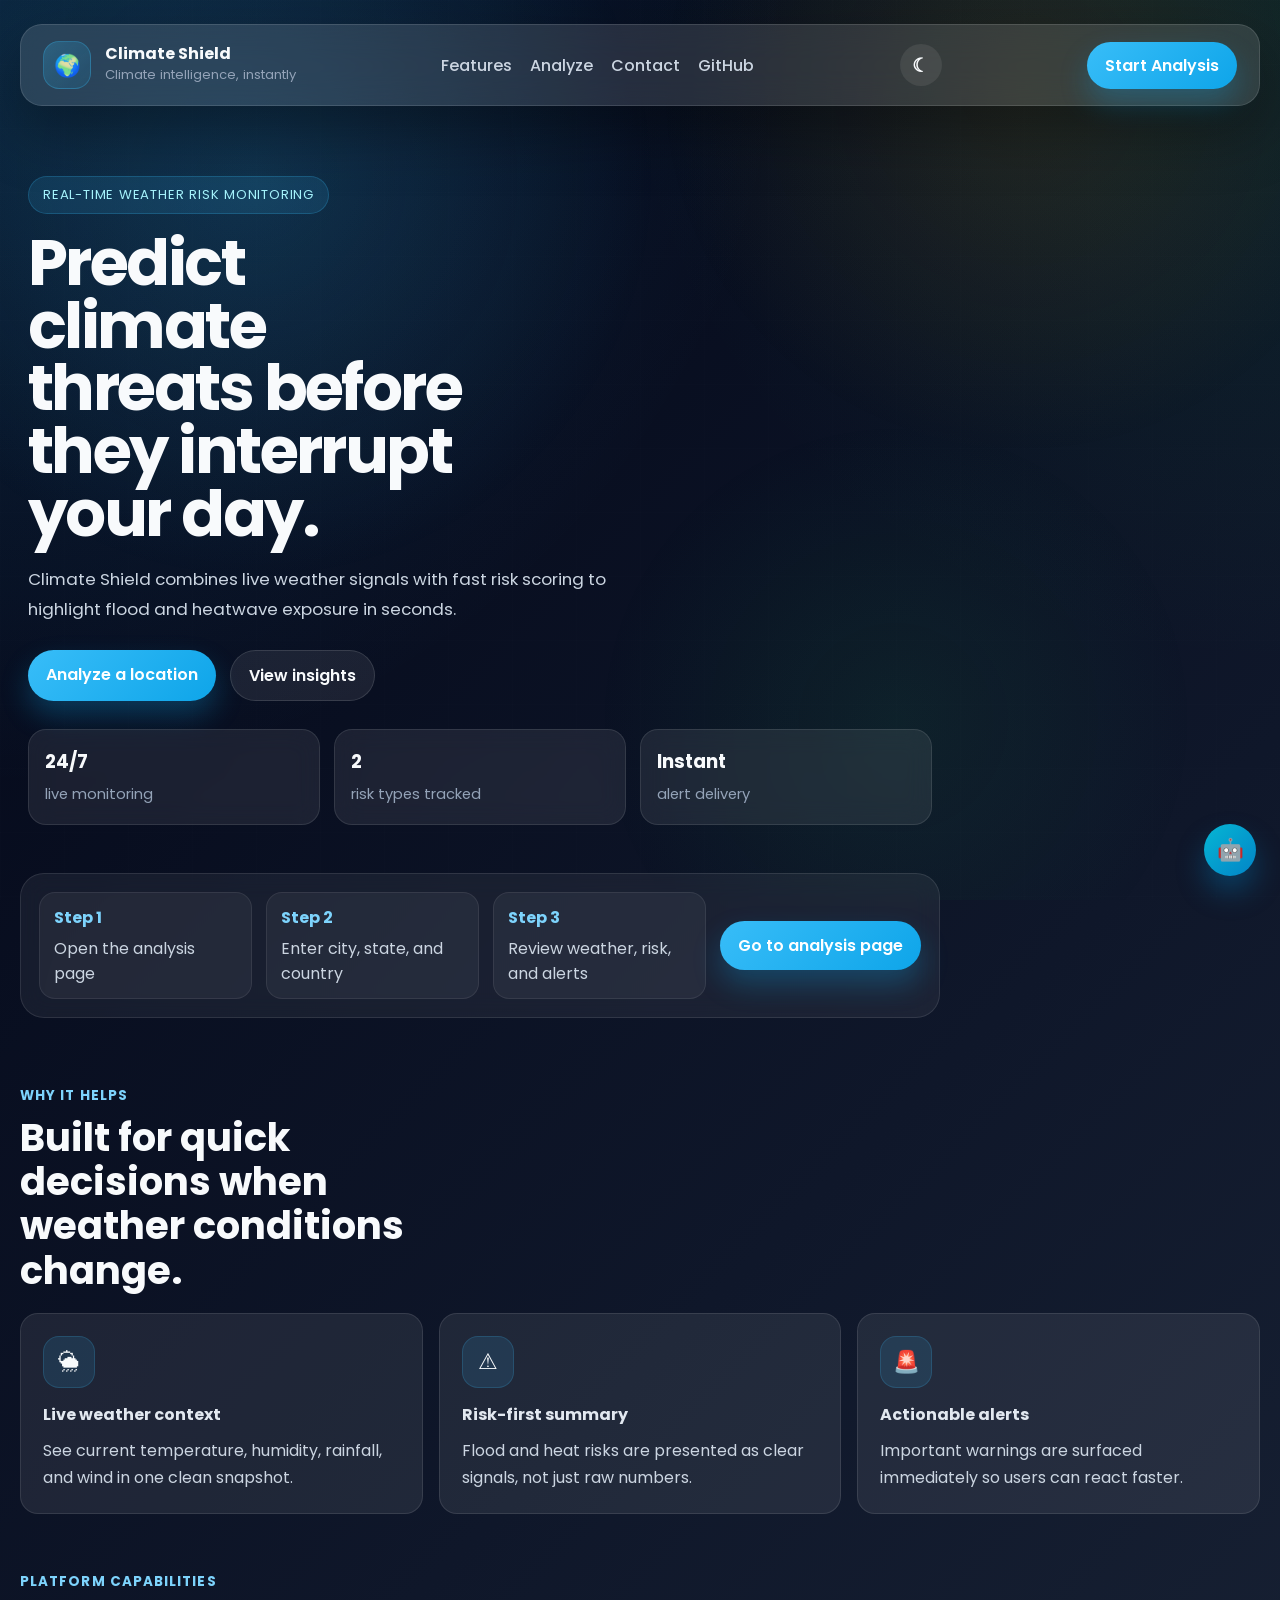
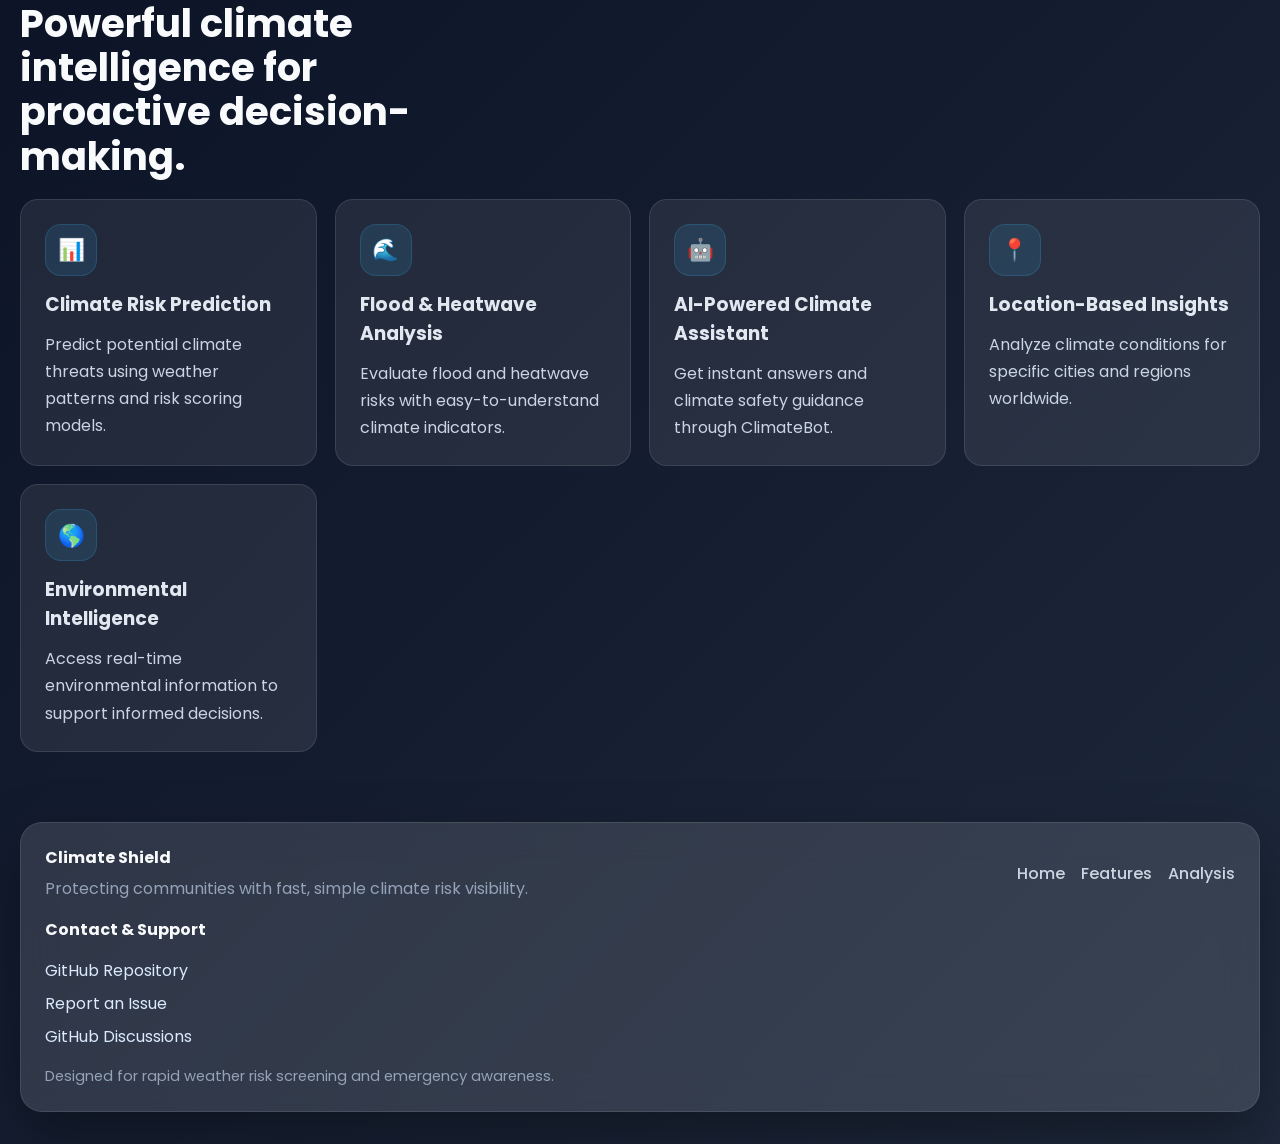
<file: Frontend/index.html>
<!doctype html>
<html lang="en">
  <head>
    <meta charset="UTF-8" />

    <meta name="viewport" content="width=device-width, initial-scale=1.0" />

    <title>Climate Shield | Home</title>

    <link rel="stylesheet" href="style.css" />

    <link rel="preconnect" href="https://fonts.googleapis.com" />

    <link rel="preconnect" href="https://fonts.gstatic.com" crossorigin />

    <link rel="icon" type="image/png" href="favicon.png" />

    <link
      href="https://fonts.googleapis.com/css2?family=Poppins:wght@300;400;500;600;700&display=swap"
      rel="stylesheet"
    />
  </head>

  <body>
    <div class="background-overlay"></div>

    <div class="page-shell">
      <nav class="navbar">
        <div class="brand-marks">
        <a class="brand" href="#home">
          <span class="brand-mark">🌍</span>
          <span>
            <strong>Climate Shield</strong>
            <small>Climate intelligence, instantly</small>
          </span>
        </a>
        </div>
        <div class="nav-links">
          <a href="#features">Features</a>
          <a href="Analysis/analysis.html">Analyze</a>
          <a href="#contact">Contact</a>
          <a
            href="https://github.com/thetechguardians/Climate-Shield"
            target="_blank"
            >GitHub</a
          >
        </div>
          <div id="theme-button">
        <button id="theme-toggle" class="theme-toggle">☾</button> </div>
        <div id="analysis-button">
        <a class="nav-cta" href="Analysis/analysis.html">Start Analysis</a> </div>
      </nav>
        
      <main id="home" class="container">
        <section class="hero">
          <div class="hero-copy">
            <span class="eyebrow">Real-time weather risk monitoring</span>

            <h1>Predict climate threats before they interrupt your day.</h1>

            <p>
              Climate Shield combines live weather signals with fast risk
              scoring to highlight flood and heatwave exposure in seconds.
            </p>

            <div class="hero-actions">
              <a class="primary-action" href="Analysis/analysis.html"
                >Analyze a location</a
              >
              <a class="secondary-action" href="#features">View insights</a>
            </div>

            <div class="hero-stats">
              <div>
                <strong>24/7</strong>
                <span>live monitoring</span>
              </div>
              <div>
                <strong>2</strong>
                <span>risk types tracked</span>
              </div>
              <div>
                <strong>Instant</strong>
                <span>alert delivery</span>
              </div>
            </div>
          </div>

          <div class="hero-strip">
            <div class="hero-strip-item">
              <strong>Step 1</strong>
              <span>Open the analysis page</span>
            </div>

            <div class="hero-strip-item">
              <strong>Step 2</strong>
              <span>Enter city, state, and country</span>
            </div>

            <div class="hero-strip-item">
              <strong>Step 3</strong>
              <span>Review weather, risk, and alerts</span>
            </div>

            <a
              class="primary-action full-width-action"
              href="Analysis/analysis.html"
              >Go to analysis page</a
            >
          </div>
        </section>

        <section id="features" class="feature-section">
          <div class="section-heading">
            <span>Why it helps</span>
            <h2>Built for quick decisions when weather conditions change.</h2>
          </div>

          <div class="feature-grid">
            <article class="feature-card">
              <div class="feature-icon">🌦</div>
              <h3>Live weather context</h3>
              <p>
                See current temperature, humidity, rainfall, and wind in one
                clean snapshot.
              </p>
            </article>

            <article class="feature-card">
              <div class="feature-icon">⚠</div>
              <h3>Risk-first summary</h3>
              <p>
                Flood and heat risks are presented as clear signals, not just
                raw numbers.
              </p>
            </article>

            <article class="feature-card">
              <div class="feature-icon">🚨</div>
              <h3>Actionable alerts</h3>
              <p>
                Important warnings are surfaced immediately so users can react
                faster.
              </p>
            </article>
          </div>
        </section>
        <section class="capabilities-section">
          <div class="section-heading">
            <span>Platform Capabilities</span>
            <h2>
              Powerful climate intelligence for proactive decision-making.
            </h2>
          </div>

          <div class="capability-grid">
            <article class="capability-card">
              <div class="feature-icon">📊</div>
              <h3>Climate Risk Prediction</h3>
              <p>
                Predict potential climate threats using weather patterns and
                risk scoring models.
              </p>
            </article>

            <article class="capability-card">
              <div class="feature-icon">🌊</div>
              <h3>Flood & Heatwave Analysis</h3>
              <p>
                Evaluate flood and heatwave risks with easy-to-understand
                climate indicators.
              </p>
            </article>

            <article class="capability-card">
              <div class="feature-icon">🤖</div>
              <h3>AI-Powered Climate Assistant</h3>
              <p>
                Get instant answers and climate safety guidance through
                ClimateBot.
              </p>
            </article>

            <article class="capability-card">
              <div class="feature-icon">📍</div>
              <h3>Location-Based Insights</h3>
              <p>
                Analyze climate conditions for specific cities and regions
                worldwide.
              </p>
            </article>

            <article class="capability-card">
              <div class="feature-icon">🌎</div>
              <h3>Environmental Intelligence</h3>
              <p>
                Access real-time environmental information to support informed
                decisions.
              </p>
            </article>
          </div>
        </section>
      </main>

      <footer id="contact" class="footer">
        <div>
          <strong>Climate Shield</strong>
          <p>
            Protecting communities with fast, simple climate risk visibility.
          </p>
        </div>

        <div class="footer-links">
          <a href="#home">Home</a>
          <a href="#features">Features</a>
          <a href="Analysis/analysis.html">Analysis</a>
        </div>
        <div class="contact-section">
          <strong>Contact & Support</strong>

          <div class="contact-links">
            <a
              href="https://github.com/thetechguardians/Climate-Shield"
              target="_blank"
            >
              GitHub Repository
            </a>

            <a
              href="https://github.com/thetechguardians/Climate-Shield/issues"
              target="_blank"
            >
              Report an Issue
            </a>

            <a
              href="https://github.com/thetechguardians/Climate-Shield/discussions"
              target="_blank"
            >
              GitHub Discussions
            </a>
          </div>
        </div>

        <p class="footer-note">
          Designed for rapid weather risk screening and emergency awareness.
        </p>
      </footer>

      <button
        id="chatbot-toggle"
        class="chatbot-toggle"
        type="button"
        aria-controls="chatbot-panel"
        aria-expanded="false"
        aria-label="Open ClimateBot"
        title="Open ClimateBot"
      >
        🤖
      </button>

      <section
        id="chatbot-panel"
        class="chatbot-panel hidden"
        aria-label="ClimateBot chat panel"
      >
        <div class="chatbot-header">
          <div>
            <strong>ClimateBot Assistant</strong>
            <small
              >Ask about floods, heatwaves, cyclones, and climate change.</small
            >
          </div>
          <button
            id="chatbot-close"
            class="chatbot-close"
            type="button"
            aria-label="Close chatbot"
          >
            ✕
          </button>
        </div>

        <div id="chatbot-messages" class="chatbot-messages">
          <div class="chatbot-message bot-message">
            Hello, I am ClimateBot. Ask me any climate safety question.
          </div>
        </div>

        <form id="chatbot-form" class="chatbot-form">
          <input
            id="chatbot-input"
            type="text"
            placeholder="Type your question..."
            autocomplete="off"
          />
          <button type="submit">Send</button>
        </form>

        <div id="chatbot-status" class="chatbot-status hidden"></div>
      </section>
    </div>

    <script src="script.js"></script>
    <script src="chatbot.js"></script>
  </body>
</html>
</file>
<file: Frontend/style.css>
* {
  margin: 0;
  padding: 0;
  box-sizing: border-box;
  font-family: "Poppins", sans-serif;
}

:root {
  --bg-0: #020617;
  --bg-1: #0f172a;
  --bg-2: #1e293b;
  --panel: rgba(255, 255, 255, 0.08);
  --panel-strong: rgba(255, 255, 255, 0.12);
  --text: #f8fafc;
  --muted: #cbd5e1;
  --muted-2: #94a3b8;
  --accent: #38bdf8;
  --accent-2: #0ea5e9;
  --success: #22c55e;
  --danger: #ef4444;
  --warning: #f59e0b;
  --shadow: 0 24px 60px rgba(0, 0, 0, 0.35);
}

body.light-mode {
  --bg-0: #f8fafc;
  --bg-1: #edf2f7;
  --bg-2: #dbeafe;

  --panel: rgba(255, 255, 255, 0.75);
  --panel-strong: rgba(255, 255, 255, 0.9);

  --text: #0f172a;
  --muted: #334155;
  --muted-2: #64748b;

  --shadow: 0 10px 30px rgba(0, 0, 0, 0.08);
}

.theme-toggle {
  width: 42px;
  height: 42px;
  border-radius: 50%;
  border: none;
  cursor: pointer;
  font-size: 1.2rem;
  background: var(--panel);
  color: var(--text);
  display: flex;
  align-items: center;
  justify-content: center;
}

.theme-toggle:hover {
  transform: scale(1.05);
}

html {
  scroll-behavior: smooth;
}

body {
  min-height: 100vh;
  color: var(--text);
  background:
    radial-gradient(circle at top left,
      rgba(56, 189, 248, 0.16),
      transparent 26%),
    radial-gradient(circle at top right,
      rgba(34, 197, 94, 0.1),
      transparent 22%),
    linear-gradient(135deg, var(--bg-0), var(--bg-1), var(--bg-2));
  overflow-x: hidden;
}

body::before {
  content: "";
  position: fixed;
  inset: 0;
  background-image:
    linear-gradient(rgba(255, 255, 255, 0.025) 1px, transparent 1px),
    linear-gradient(90deg, rgba(255, 255, 255, 0.025) 1px, transparent 1px);
  background-size: 64px 64px;
  pointer-events: none;
  opacity: 0.4;
}

.background-overlay {
  position: fixed;
  inset: 0;
  background:
    radial-gradient(circle at 20% 20%,
      rgba(56, 189, 248, 0.14),
      transparent 32%),
    radial-gradient(circle at 80% 10%,
      rgba(245, 158, 11, 0.1),
      transparent 28%),
    radial-gradient(circle at 70% 80%, rgba(34, 197, 94, 0.08), transparent 26%);
  z-index: -1;
}

.page-shell {
  position: relative;
  z-index: 1;
  width: min(1240px, calc(100% - 32px));
  margin: 0 auto;
  padding: 24px 0 32px;
}

.navbar {
  display: flex;
  align-items: center;
  justify-content: space-between;
  gap: 20px;
  padding: 16px 22px;
  flex-wrap: wrap;
  border: 1px solid rgba(255, 255, 255, 0.12);
  border-radius: 22px;
  background: var(--panel-strong);
  backdrop-filter: blur(18px);
  box-shadow: var(--shadow);
  margin-bottom: 28px;
}

body.light-mode .navbar {
  background: rgba(255, 255, 255, 0.35);
  backdrop-filter: blur(20px);
  border: 1px solid rgba(255, 255, 255, 0.4);
}

.brand {
  display: flex;
  align-items: center;
  gap: 14px;
  text-decoration: none;
  color: var(--text);
  min-width: 0;
}

.brand-mark {
  width: 48px;
  height: 48px;
  display: grid;
  place-items: center;
  border-radius: 16px;
  background: linear-gradient(135deg,
      rgba(56, 189, 248, 0.24),
      rgba(14, 165, 233, 0.1));
  border: 1px solid rgba(56, 189, 248, 0.28);
  font-size: 1.35rem;
  flex: 0 0 auto;
}

.brand strong {
  display: block;
  font-size: 1rem;
  line-height: 1.1;
}

.brand small {
  display: block;
  color: var(--muted-2);
  font-size: 0.82rem;
  margin-top: 2px;
}

.nav-links {
  display: flex;
  align-items: center;
  gap: 18px;
  flex-wrap: wrap;
  justify-content: center;
}

.nav-links a,
.footer-links a {
  color: var(--muted);
  text-decoration: none;
  font-weight: 500;
  transition:
    color 0.2s ease,
    transform 0.2s ease;
}

.nav-links a:hover,
.footer-links a:hover {
  color: white;
  transform: translateY(-1px);
}

.nav-cta,
.primary-action,
.secondary-action {
  text-decoration: none;
  font-weight: 600;
  border-radius: 999px;
  padding: 12px 18px;
  transition:
    transform 0.2s ease,
    box-shadow 0.2s ease,
    background 0.2s ease;
  white-space: nowrap;
}

.nav-cta,
.primary-action {
  color: white;
  background: linear-gradient(135deg, var(--accent), var(--accent-2));
  box-shadow: 0 14px 28px rgba(14, 165, 233, 0.28);
}

.secondary-action {
  color: var(--text);
  background: rgba(255, 255, 255, 0.08);
  border: 1px solid rgba(255, 255, 255, 0.12);
}

.nav-cta:hover,
.primary-action:hover,
.secondary-action:hover {
  transform: translateY(-2px);
}

.container {
  width: 100%;
}

.hero {
  display: grid;
  grid-template-columns: minmax(0, 1fr);
  gap: 24px;
  align-items: start;
  padding: 18px 0 34px;
  max-width: 920px;
}

.hero-copy {
  padding: 24px 8px;
}

.eyebrow {
  display: inline-flex;
  align-items: center;
  padding: 8px 14px;
  border-radius: 999px;
  background: rgba(56, 189, 248, 0.12);
  border: 1px solid rgba(56, 189, 248, 0.22);
  color: #a5f3fc;
  font-size: 0.82rem;
  letter-spacing: 0.06em;
  text-transform: uppercase;
  margin-bottom: 18px;
}

.hero-copy h1 {
  font-size: clamp(2.6rem, 5vw, 5rem);
  line-height: 0.98;
  letter-spacing: -0.04em;
  max-width: 10.5ch;
}

.hero-copy p {
  margin-top: 18px;
  max-width: 58ch;
  font-size: 1.05rem;
  line-height: 1.8;
  color: var(--muted);
}

.hero-actions {
  display: flex;
  gap: 14px;
  flex-wrap: wrap;
  margin-top: 26px;
}

.hero-stats {
  display: grid;
  grid-template-columns: repeat(3, minmax(0, 1fr));
  gap: 14px;
  margin-top: 28px;
}

.hero-stats div {
  padding: 18px 16px;
  border-radius: 18px;
  background: var(--panel);
  border: 1px solid rgba(255, 255, 255, 0.1);
  backdrop-filter: blur(12px);
}

.hero-stats strong {
  display: block;
  font-size: 1.15rem;
  margin-bottom: 6px;
}

.hero-stats span {
  color: var(--muted-2);
  font-size: 0.92rem;
}

.hero-strip {
  display: grid;
  grid-template-columns: repeat(3, minmax(0, 1fr)) auto;
  gap: 14px;
  padding: 18px;
  border-radius: 24px;
  background: rgba(255, 255, 255, 0.06);
  border: 1px solid rgba(255, 255, 255, 0.1);
  backdrop-filter: blur(12px);
  align-items: center;
}

.hero-strip-item {
  padding: 12px 14px;
  border-radius: 16px;
  background: rgba(255, 255, 255, 0.05);
  border: 1px solid rgba(255, 255, 255, 0.08);
}

.hero-strip-item strong {
  display: block;
  color: #7dd3fc;
  margin-bottom: 6px;
}

.hero-strip-item span {
  color: var(--muted);
}

.full-width-action {
  justify-self: stretch;
  display: inline-flex;
  justify-content: center;
  align-items: center;
}

.glass-card {
  background: rgba(255, 255, 255, 0.08);
  border: 1px solid rgba(255, 255, 255, 0.12);
  border-radius: 28px;
  backdrop-filter: blur(20px);
  padding: 34px;
  box-shadow: var(--shadow);
}

.header {
  text-align: center;
  margin-bottom: 28px;
}

.logo {
  width: 72px;
  height: 72px;
  display: grid;
  place-items: center;
  margin: 0 auto 14px;
  border-radius: 22px;
  background: linear-gradient(135deg,
      rgba(56, 189, 248, 0.2),
      rgba(14, 165, 233, 0.06));
  border: 1px solid rgba(56, 189, 248, 0.22);
  font-size: 2rem;
}

.header h2 {
  font-size: clamp(1.8rem, 3vw, 2.5rem);
  margin-bottom: 10px;
}

.header p {
  color: var(--muted);
  line-height: 1.7;
}

.input-container {
  display: grid;
  grid-template-columns: repeat(auto-fit, minmax(180px, 1fr));
  gap: 16px;
  margin-bottom: 22px;
}

.input-group label {
  display: block;
  margin-bottom: 8px;
  font-weight: 500;
  color: var(--muted);
}

.input-group input {
  width: 100%;
  padding: 15px 16px;
  border: 1px solid rgba(255, 255, 255, 0.1);
  border-radius: 14px;
  background: rgba(255, 255, 255, 0.09);
  color: white;
  font-size: 15px;
  outline: none;
  transition:
    border-color 0.2s ease,
    box-shadow 0.2s ease,
    transform 0.2s ease;
}

.input-group input::placeholder {
  color: #94a3b8;
}

.input-group input:focus {
  border-color: rgba(56, 189, 248, 0.65);
  box-shadow: 0 0 0 4px rgba(56, 189, 248, 0.14);
  transform: translateY(-1px);
}

button {
  width: 100%;
  padding: 16px 18px;
  border: none;
  border-radius: 16px;
  background: linear-gradient(135deg, var(--accent), var(--accent-2));
  color: white;
  font-size: 1rem;
  font-weight: 700;
  cursor: pointer;
  transition:
    transform 0.2s ease,
    box-shadow 0.2s ease,
    filter 0.2s ease;
}

button:hover {
  transform: translateY(-2px);
  box-shadow: 0 14px 28px rgba(14, 165, 233, 0.28);
  filter: brightness(1.03);
}

.loading {
  margin-top: 18px;
  text-align: center;
  color: #facc15;
  font-weight: 600;
}

.weather-card {
  margin-top: 30px;
}

.section-title {
  margin-bottom: 18px;
  font-size: 1.1rem;
  font-weight: 700;
  color: #7dd3fc;
}

.weather-grid,
.risk-grid,
.feature-grid {
  display: grid;
  gap: 16px;
}

.weather-grid {
  grid-template-columns: repeat(auto-fit, minmax(160px, 1fr));
  margin-bottom: 22px;
}

.weather-box,
.risk-card,
.feature-card {
  background: rgba(255, 255, 255, 0.08);
  border: 1px solid rgba(255, 255, 255, 0.1);
  border-radius: 18px;
  padding: 22px;
  transition:
    transform 0.2s ease,
    background 0.2s ease,
    border-color 0.2s ease;
}

.weather-box:hover,
.risk-card:hover,
.feature-card:hover {
  transform: translateY(-3px);
  background: rgba(255, 255, 255, 0.12);
  border-color: rgba(255, 255, 255, 0.14);
}

.weather-box {
  text-align: center;
}

.weather-box h3,
.risk-card h3,
.feature-card h3 {
  margin-bottom: 10px;
  color: #e2e8f0;
  font-size: 1rem;
}

.weather-box p {
  font-size: 1.55rem;
  font-weight: 700;
}

.location-box {
  background: rgba(56, 189, 248, 0.12);
  padding: 20px 22px;
  border-radius: 18px;
  margin-bottom: 22px;
  border: 1px solid rgba(56, 189, 248, 0.15);
}

.location-box h3 {
  margin-bottom: 10px;
}

.location-box p {
  color: #e2e8f0;
  line-height: 1.6;
}

.risk-grid {
  grid-template-columns: repeat(auto-fit, minmax(200px, 1fr));
  margin-bottom: 22px;
}

.risk-card {
  text-align: center;
}

.risk-card p {
  font-size: 1.8rem;
  font-weight: 800;
}

.flood {
  background: rgba(239, 68, 68, 0.13);
  border-color: rgba(239, 68, 68, 0.32);
}

.heat {
  background: rgba(245, 158, 11, 0.13);
  border-color: rgba(245, 158, 11, 0.32);
}

.alert-box {
  padding: 20px;
  border-radius: 18px;
  line-height: 1.7;
  font-weight: 600;
  font-size: 0.98rem;
  animation: fadeIn 0.35s ease;
}

.alert-danger {
  background: rgba(239, 68, 68, 0.16);
  border: 1px solid rgba(239, 68, 68, 0.42);
  color: #fecaca;
}

.alert-warning {
  background: rgba(34, 197, 94, 0.14);
  border: 1px solid rgba(34, 197, 94, 0.35);
  color: #bbf7d0;
}

.feature-section {
  padding: 34px 0 18px;
}

.capabilities-section {
  padding: 40px 0;
}

.capability-grid {
  display: grid;
  grid-template-columns: repeat(auto-fit, minmax(240px, 1fr));
  gap: 18px;
}

.capability-card {
  background: rgba(255, 255, 255, 0.08);
  border: 1px solid rgba(255, 255, 255, 0.1);
  border-radius: 18px;
  padding: 24px;
  transition: all 0.3s ease;
}

.capability-card:hover {
  transform: translateY(-5px);
  background: rgba(255, 255, 255, 0.12);
}

.capability-card h3 {
  margin-bottom: 12px;
  color: #e2e8f0;
}

.capability-card p {
  color: var(--muted);
  line-height: 1.7;
}

.section-heading {
  display: flex;
  flex-direction: column;
  gap: 10px;
  margin-bottom: 20px;
}

.section-heading span {
  color: #7dd3fc;
  font-weight: 700;
  text-transform: uppercase;
  letter-spacing: 0.08em;
  font-size: 0.84rem;
}

.section-heading h2 {
  font-size: clamp(1.5rem, 3vw, 2.4rem);
  max-width: 18ch;
  line-height: 1.15;
}

.feature-grid {
  grid-template-columns: repeat(auto-fit, minmax(220px, 1fr));
}

.feature-card {
  min-height: 190px;
}

.feature-icon {
  width: 52px;
  height: 52px;
  display: grid;
  place-items: center;
  border-radius: 16px;
  background: rgba(56, 189, 248, 0.12);
  border: 1px solid rgba(56, 189, 248, 0.18);
  font-size: 1.35rem;
  margin-bottom: 14px;
}

.feature-card p {
  color: var(--muted);
  line-height: 1.7;
}

.footer {
  margin-top: 30px;
  padding: 22px 24px;
  border-radius: 22px;
  border: 1px solid rgba(255, 255, 255, 0.1);
  background: var(--panel-strong);
  color: var(--text);
  backdrop-filter: blur(18px);
  display: grid;
  grid-template-columns: minmax(0, 1.2fr) auto;
  gap: 16px 24px;
  align-items: center;
  box-shadow: var(--shadow);
}

.footer strong {
  display: block;
  font-size: 1rem;
  margin-bottom: 6px;
}

.footer p,
.footer-note {
  color: var(--muted-2);
  line-height: 1.6;
}

.footer-links {
  display: flex;
  gap: 16px;
  flex-wrap: wrap;
  justify-content: flex-end;
}

.footer-note {
  grid-column: 1 / -1;
  font-size: 0.92rem;
}

.footer-col strong {
  display: block;
  font-size: 1rem;
  font-weight: 700;
  margin-bottom: 0.5rem;
  color: var(--text);
}

.footer-col p {
  font-size: 0.8rem;
  color: var(--muted);
  line-height: 1.6;
  max-width: 350px;
}

.footer-nav-links {
  display: flex;
  gap: 1.8rem;
  align-items: center;
  flex-wrap: wrap;
}

.footer-nav-links a {
  text-decoration: none;
  font-size: 0.85rem;
  font-weight: 500;
  color: var(--muted);
  transition: color 0.2s;
}

.footer-nav-links a:hover {
  color: var(--text);
}

.footer-legal {
  width: 100%;
  text-align: center;
  font-size: 0.7rem;
  color: var(--muted);
  padding-top: 1rem;
  border-top: 1px solid rgba(71, 85, 105, 0.3);
  margin-top: 0.5rem;
}

.chatbot-toggle {
  position: fixed;
  right: 24px;
  bottom: 24px;
  z-index: 40;
  border: none;
  width: 52px;
  height: 52px;
  border-radius: 50%;
  padding: 0;
  display: inline-flex;
  align-items: center;
  justify-content: center;
  color: white;
  font-weight: 700;
  font-size: 1.35rem;
  line-height: 1;
  background: linear-gradient(135deg, #06b6d4, #0284c7);
  box-shadow: 0 16px 28px rgba(2, 132, 199, 0.34);
  cursor: pointer;
}

.chatbot-panel {
  position: fixed;
  right: 24px;
  bottom: 84px;
  width: min(360px, calc(100vw - 24px));
  border-radius: 20px;
  border: 1px solid rgba(255, 255, 255, 0.14);
  background: rgba(2, 6, 23, 0.9);
  backdrop-filter: blur(16px);
  box-shadow: 0 24px 46px rgba(0, 0, 0, 0.48);
  z-index: 39;
  padding: 14px;
}

.chatbot-header {
  display: flex;
  justify-content: space-between;
  align-items: flex-start;
  gap: 10px;
  margin-bottom: 10px;
}

.chatbot-header small {
  display: block;
  color: var(--muted-2);
  margin-top: 4px;
  font-size: 0.8rem;
  line-height: 1.5;
}

.chatbot-close {
  width: auto;
  padding: 4px 10px;
  border-radius: 10px;
  border: 1px solid rgba(255, 255, 255, 0.18);
  background: rgba(255, 255, 255, 0.08);
  color: white;
  font-size: 0.9rem;
}

.chatbot-messages {
  max-height: 280px;
  overflow-y: auto;
  display: grid;
  gap: 10px;
  padding: 8px 2px;
  margin-bottom: 10px;
}

.chatbot-message {
  border-radius: 14px;
  padding: 10px 12px;
  line-height: 1.55;
  font-size: 0.92rem;
}

.bot-message {
  background: rgba(56, 189, 248, 0.15);
  border: 1px solid rgba(56, 189, 248, 0.28);
  color: #dbeafe;
  justify-self: start;
}

.user-message {
  background: rgba(34, 197, 94, 0.14);
  border: 1px solid rgba(34, 197, 94, 0.3);
  color: #dcfce7;
  justify-self: end;
}

.chatbot-form {
  display: grid;
  grid-template-columns: 1fr auto;
  gap: 8px;
}

.chatbot-form input {
  width: 100%;
  padding: 10px 12px;
  border-radius: 12px;
  border: 1px solid rgba(255, 255, 255, 0.14);
  background: rgba(255, 255, 255, 0.08);
  color: white;
  outline: none;
}

.chatbot-form button {
  width: auto;
  border-radius: 12px;
  padding: 10px 14px;
  font-size: 0.9rem;
}

.chatbot-status {
  margin-top: 8px;
  color: #fcd34d;
  font-size: 0.84rem;
}

.hidden {
  display: none;
}

@keyframes fadeIn {
  from {
    opacity: 0;
    transform: translateY(10px);
  }

  to {
    opacity: 1;
    transform: translateY(0);
  }
}

@media (max-width: 980px) {

  .navbar,
  .footer {
    grid-template-columns: 1fr;
    justify-items: start;
  }
.navbar{
    display:flex;
    flex-direction: row;
    align-items: center;
    align-content: center;
    justify-content: center;
  }
  .hero-actions
  {
    display: flex;
    justify-content:space-around;
  }
  .nav-links,
  .footer-links {
    justify-content: flex-start;
  }

  .hero {
    grid-template-columns: 1fr;
  }

  .hero-strip {
    grid-template-columns: 1fr;
  }

  .hero-copy h1 {
    max-width: 12ch;
  }
}

@media (max-width: 768px) {
  .page-shell {
    width: min(100% - 20px, 1240px);
    padding-top: 14px;
  }

  .navbar,
  .glass-card,
  .footer {
    padding: 18px;
    border-radius: 20px;
  }
  .navbar{
    display:flex;
    flex-direction: row;
    align-items: center;
    align-content: center;
    justify-content: center;
  }
  .hero-actions
  {
    display: flex;
    justify-content:space-around;
  }
  .nav-links {
    gap: 12px;
  }

  .hero-copy {
    padding: 12px 0 0;
  }

  .hero-copy h1 {
    font-size: clamp(2.1rem, 10vw, 3rem);
  }

  .hero-stats {
    display:flex;
    flex-direction: row;
    width:100%;
  }

  .hero-strip {
    padding: 14px;
  }

  .input-container {
    grid-template-columns: 1fr;
  }

  .weather-grid,
  .risk-grid,
  .feature-grid {
    grid-template-columns: 1fr;
  }

  .footer-links {
    gap: 12px;
  }

  .chatbot-toggle {
    right: 12px;
    bottom: 12px;
    width: 46px;
    height: 46px;
    font-size: 1.2rem;
  }

  .chatbot-panel {
    right: 10px;
    bottom: 60px;
    width: calc(100vw - 20px);
  }

  .capability-grid {
    grid-template-columns: 1fr;
  }
}

.contact-section {
  display: flex;
  flex-direction: column;
  gap: 10px;
}

.contact-links {
  display: flex;
  flex-direction: column;
  gap: 8px;
}

.contact-links a {
  color: #dbeafe;
  text-decoration: none;
  transition: opacity 0.3s ease;
}

.contact-links a:hover {
  opacity: 0.8;
}

@media (max-width: 480px) {
  .button-group {
    flex-direction: column;
    width: 100%;
  }
.navbar{
    display:flex;
    flex-direction: row;
    align-items: center;
    align-content: center;
    justify-content: center;
  }
  .hero-actions
  {
    display: flex;
    justify-content:space-around;
  }
  .btn-primary,
  .btn-secondary {
    text-align: center;
    justify-content: center;
  }

  .hero-heading {
    font-size: clamp(1.8rem, 8vw, 2.5rem);
  }
}

.feature-box {
  margin: 20px;
  padding: 15px;
  border-radius: 12px;
  background: rgba(255, 255, 255, 0.08);
  color: white;
}

.message-time {
  display: block;
  margin-top: 4px;
  font-size: 0.75rem;
  opacity: 0.7;
}

.scroll-top-btn {
  position: fixed;
  bottom: 100px;
  right: 25px;
  width: 50px;
  height: 50px;
  border: none;
  border-radius: 50%;
  cursor: pointer;
  font-size: 20px;
  background: linear-gradient(135deg, #06b6d4, #0284c7);
  color: white;
  display: none;
  z-index: 1000;
  box-shadow: 0 4px 12px rgba(0, 0, 0, 0.3);
}

.scroll-top-btn.show {
  display: block;
}

.scroll-top-btn:hover {
  transform: translateY(-3px);
}
</file>
